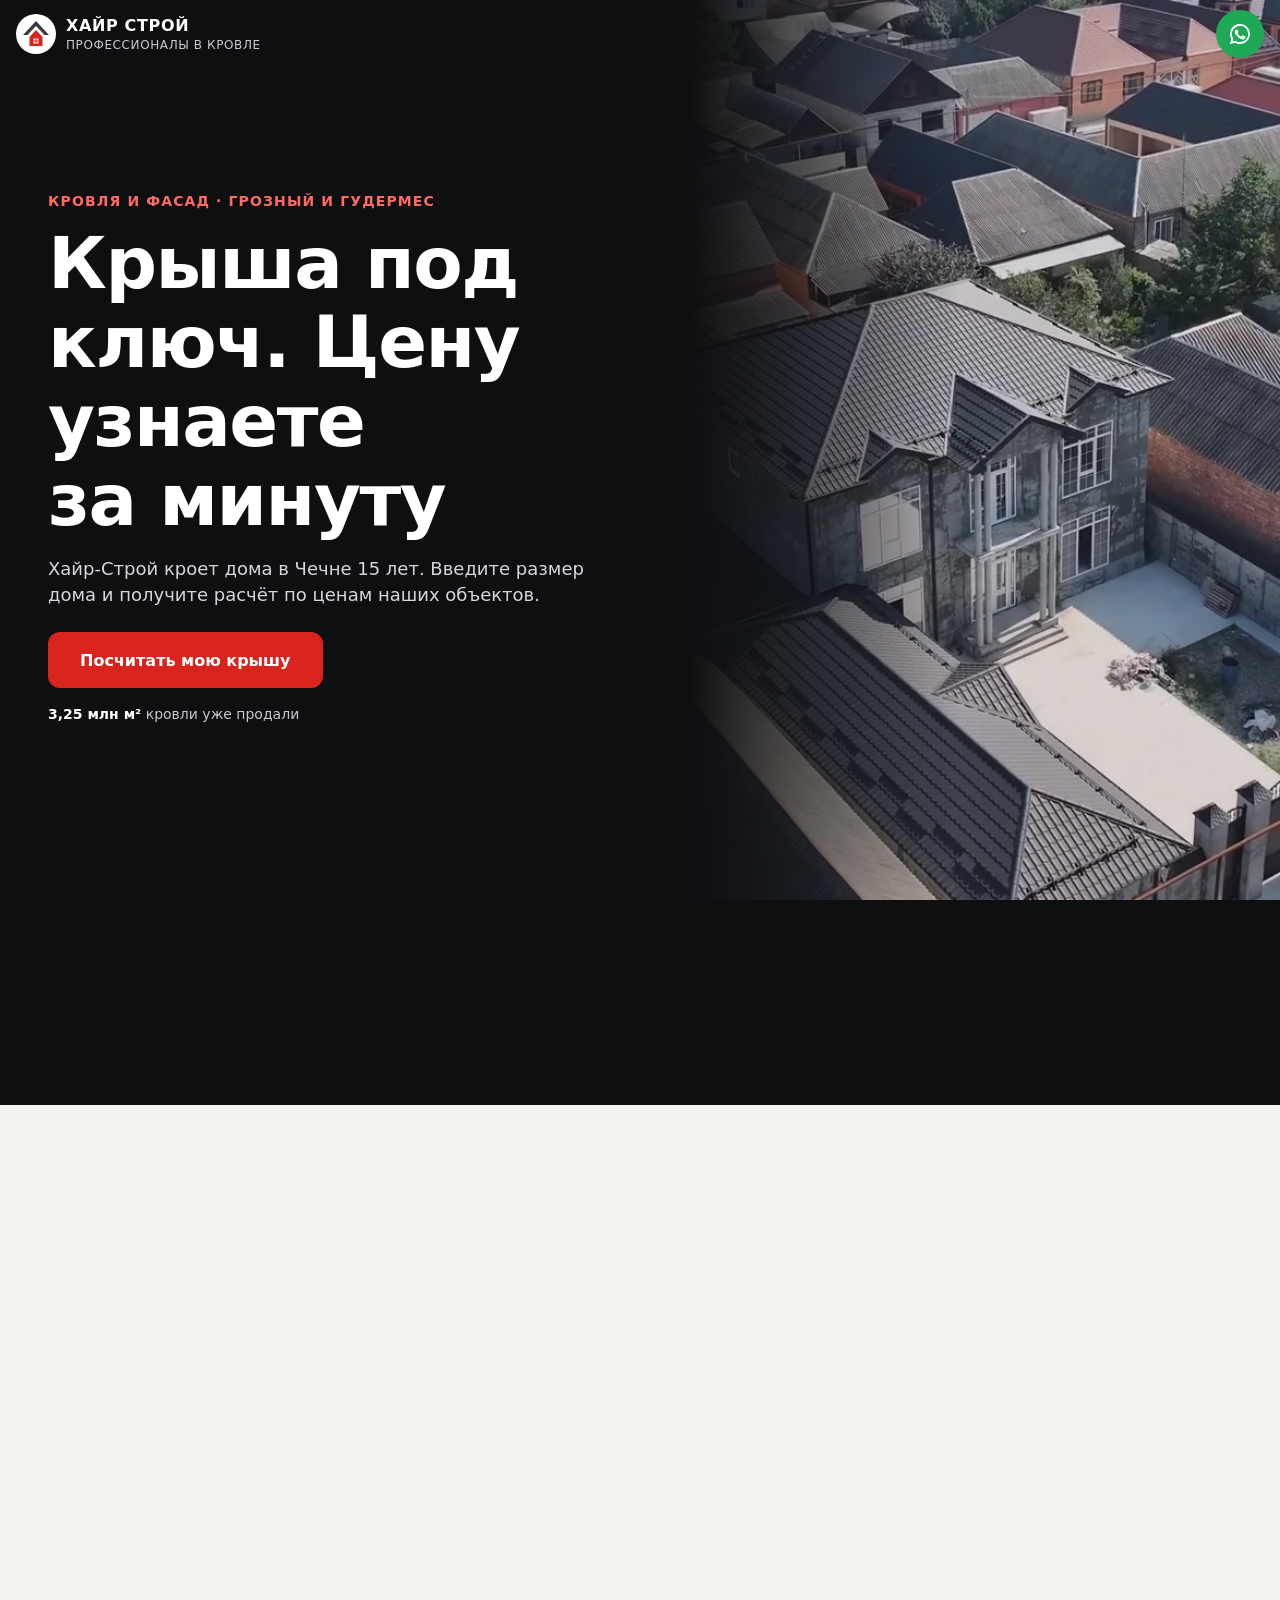
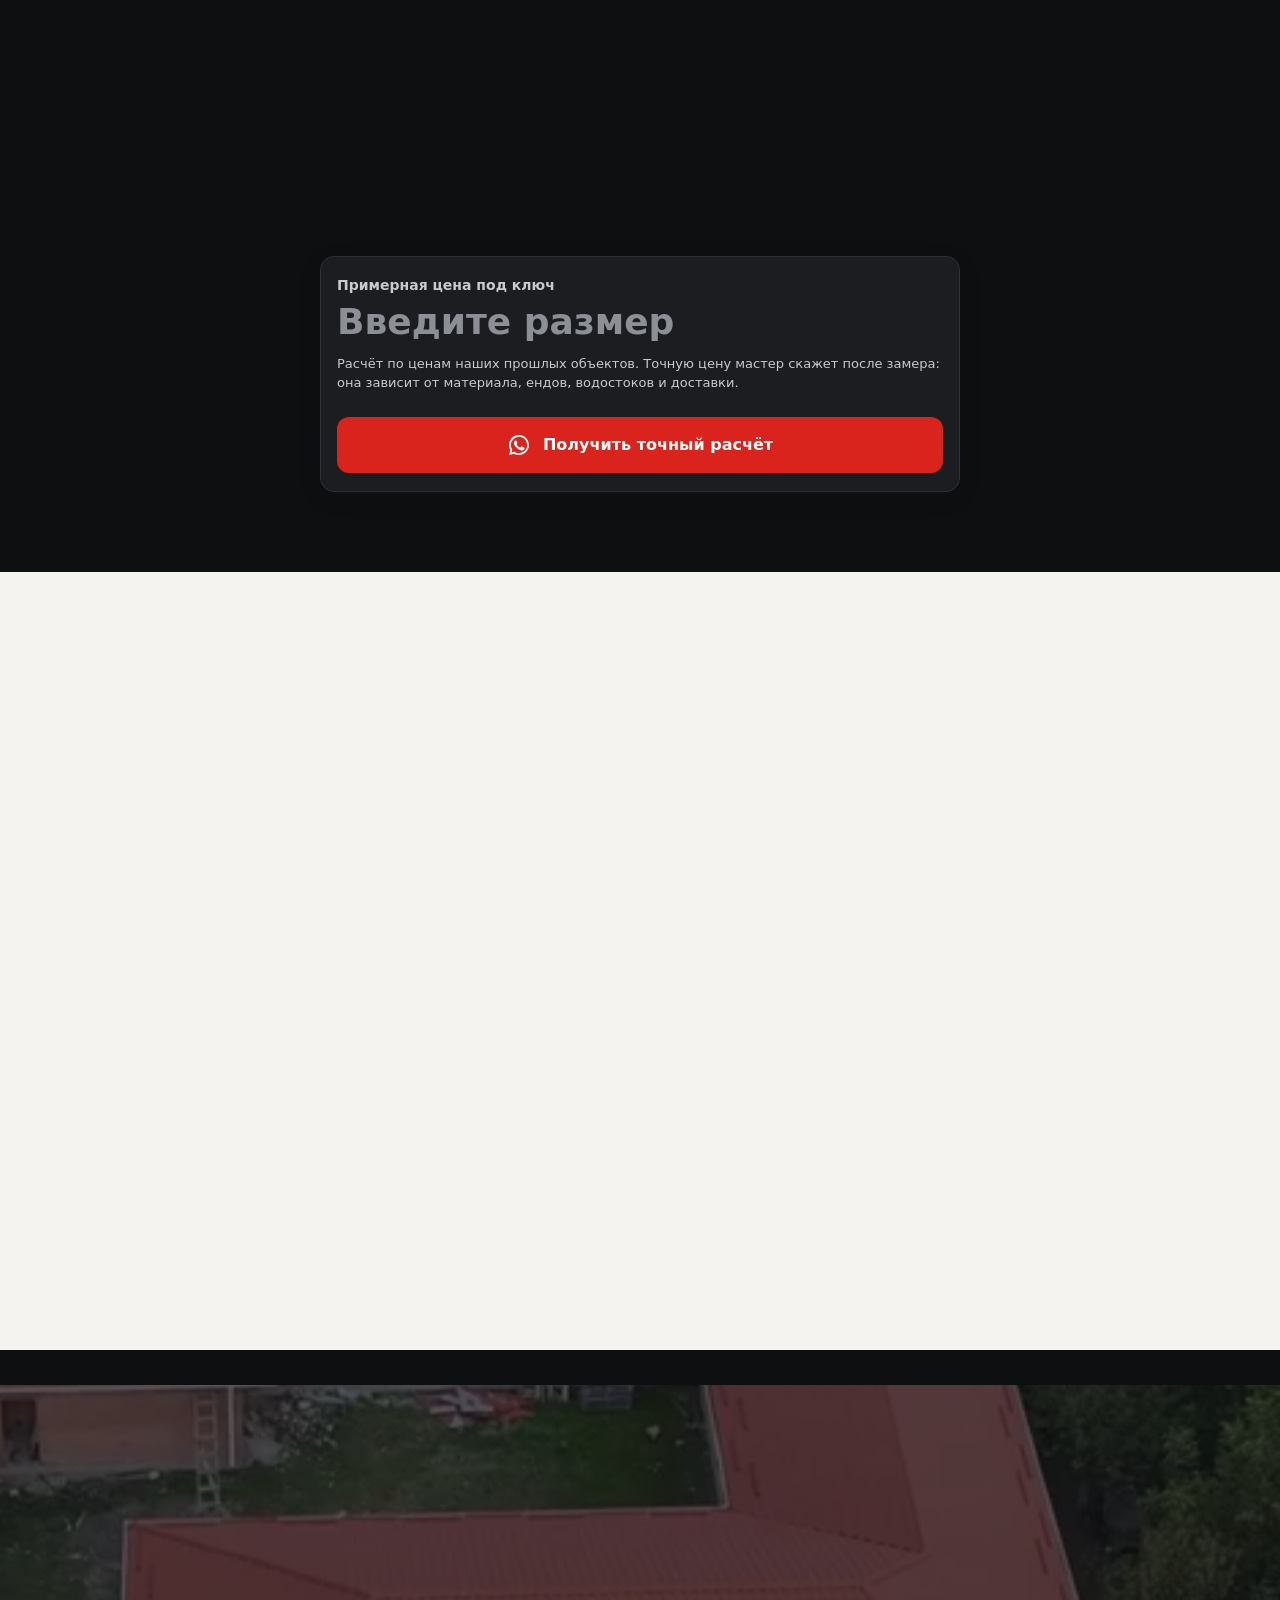
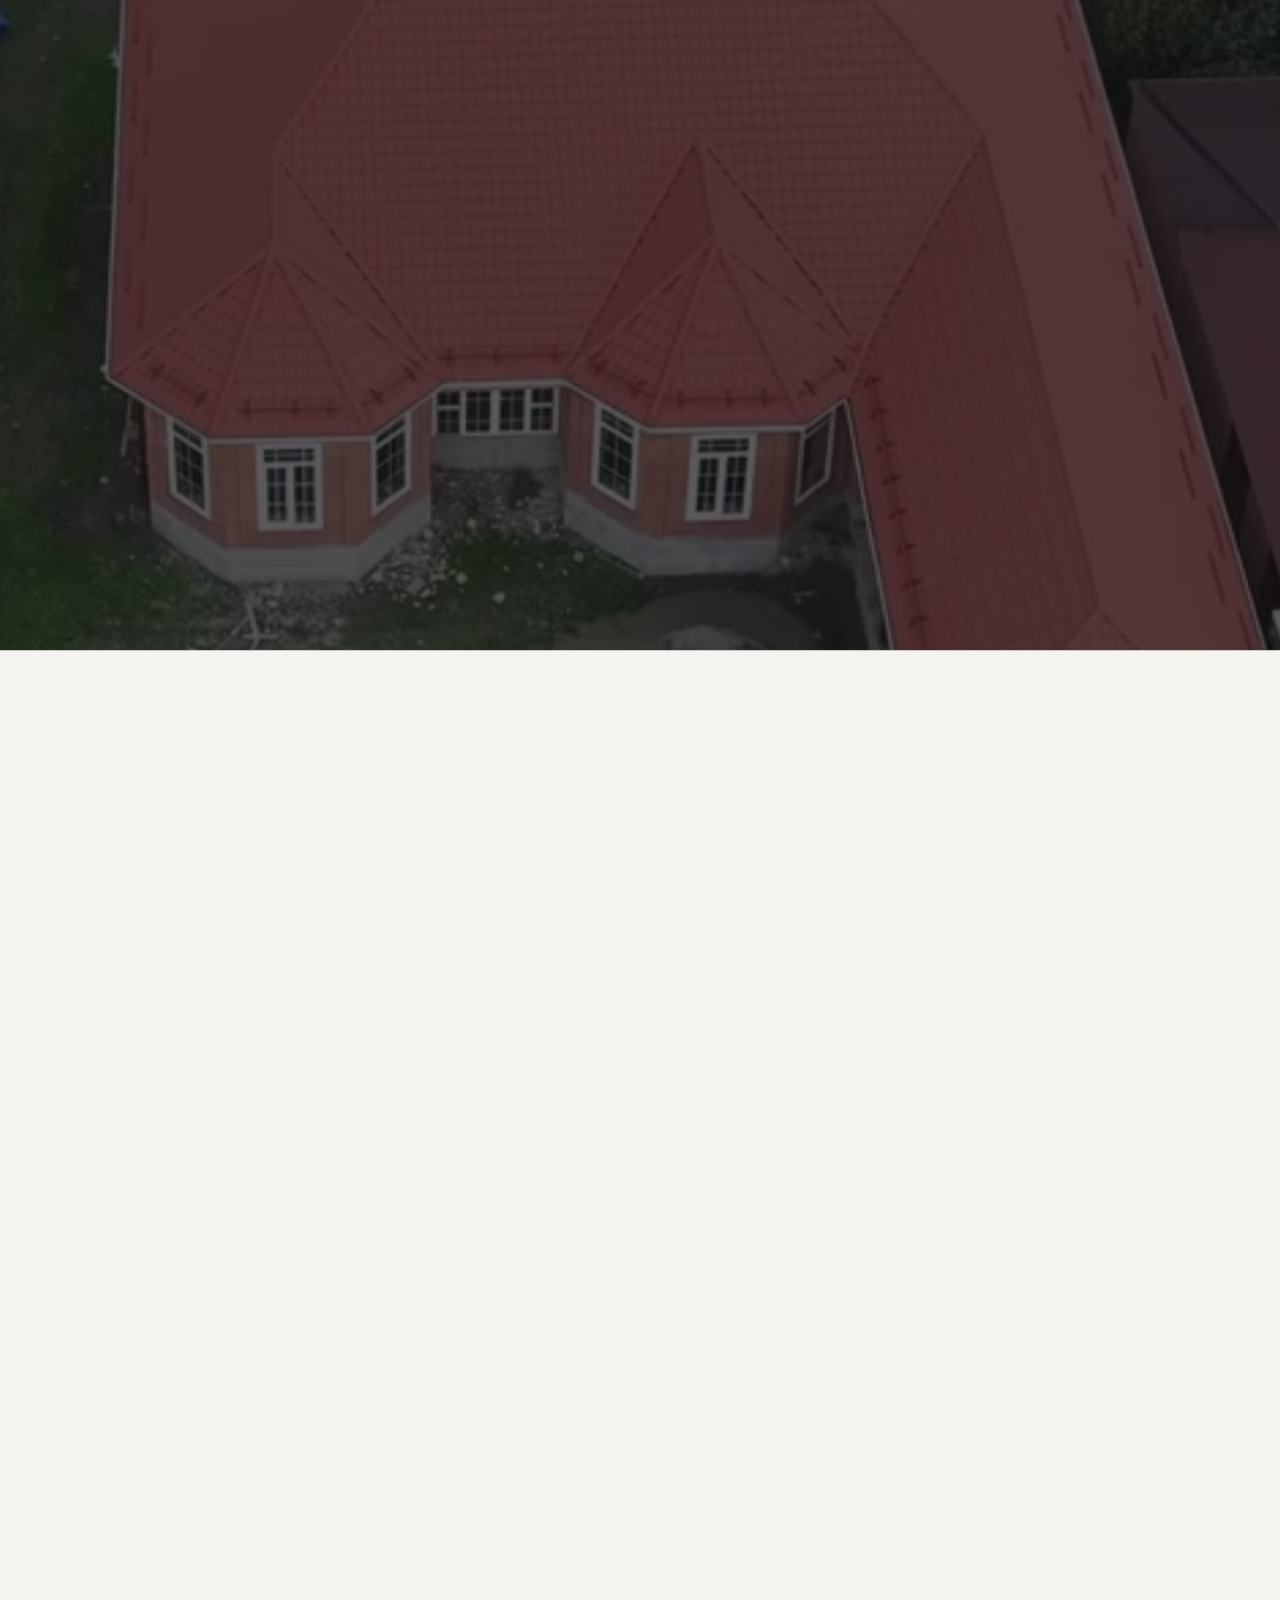
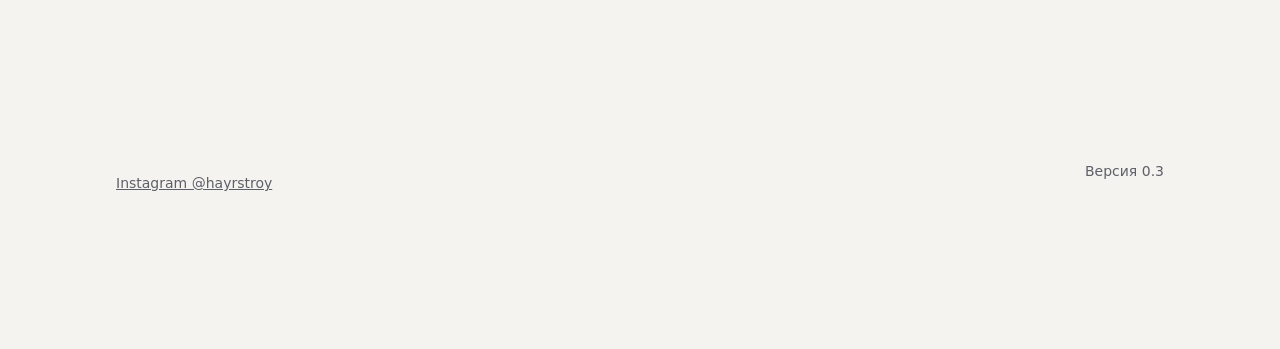
<file: index.html>
<!doctype html>
<html lang="ru">
<head>
<meta charset="utf-8">
<meta name="viewport" content="width=device-width, initial-scale=1, viewport-fit=cover">
<meta name="robots" content="noindex, nofollow">
<title>Крыша под ключ в Чечне · Хайр-Строй</title>
<meta name="description" content="Кровля под ключ от Хайр-Строй. Посчитайте цену крыши за минуту по ценам наших объектов. Грозный и Гудермес.">
<meta property="og:title" content="Крыша под ключ. Цену узнаете за минуту">
<meta property="og:description" content="Хайр-Строй: кровля и фасад, 15 лет на рынке. Расчёт крыши онлайн.">
<meta property="og:image" content="https://xasi88.github.io/hayr-stroy/img/hero.webp">
<meta property="og:type" content="website">
<meta property="og:locale" content="ru_RU">
<meta name="theme-color" content="#16171a">
<link rel="icon" href="img/znak.svg" type="image/svg+xml">
<link rel="preload" as="image" href="img/hero.webp" fetchpriority="high">
<link rel="stylesheet" href="css/tokens.css?v=0.3">
<link rel="stylesheet" href="css/style.css?v=0.3">
<link rel="stylesheet" href="css/landing.css?v=0.3">
<script type="module" src="js/app.js?v=0.3"></script>
<script type="module" src="js/motion.js?v=0.3"></script>
</head>
<body>
<a class="k-soderzhaniyu" href="#raschet">К расчёту крыши</a>
<header class="shapka" id="shapka">
  <a class="logo" href="#top" aria-label="Хайр-Строй, наверх">
    <img src="img/znak.svg" alt="" width="40" height="40">
    <span><b>ХАЙР СТРОЙ</b><small>профессионалы в кровле</small></span>
  </a>
  <a class="wa-mini" href="https://wa.me/79679550202" target="_blank" rel="noopener" aria-label="Написать в WhatsApp">
    <svg viewBox="0 0 24 24" aria-hidden="true"><use href="#ikon-wa"/></svg>
  </a>
</header>

<main id="top">
  <section class="geroj" id="geroj">
    <div class="geroj-media" data-geroj-media>
      <video data-auto src="video/hero.mp4" poster="img/hero.webp" autoplay muted loop playsinline preload="auto" aria-hidden="true"></video>
    </div>
    <div class="geroj-tekst" data-geroj-tekst>
      <p class="nadzag">Кровля и фасад · Грозный и Гудермес</p>
      <h1>Крыша под ключ. Цену узнаете за&nbsp;минуту</h1>
      <p class="podzag">Хайр-Строй кроет дома в Чечне 15 лет. Введите размер дома и получите расчёт по ценам наших объектов.</p>
      <a class="knopka-glavnaya" href="#raschet">Посчитать мою крышу</a>
      <p class="dokaz"><b>3,25 млн м²</b> кровли уже продали</p>
    </div>
  </section>

  <section class="cifry" aria-label="Хайр-Строй в цифрах">
    <div class="ryad">
      <p data-r><b data-schet="15">15</b><span>лет на рынке</span></p>
      <p data-r><b data-schet="3.25" data-drob="2">3,25</b><span>млн м² кровли продали</span></p>
      <p data-r><b data-schet="2">2</b><span>магазина: Грозный и Гудермес</span></p>
    </div>
  </section>

  <section class="blok pochemu">
    <div class="pochemu-tekst">
      <p class="nadzag" data-r>Честная цена</p>
      <h2 data-r>Дешёвая черепица часто выходит дороже</h2>
      <p data-r>Цена ниже рынка на 30-50 ₽ за м² ещё не выгода. Часто разницу прячут в комплектующих: коньки, ендовы, планки, саморезы. В смете всё равно выходит больше.</p>
      <p data-r>Мы считаем крышу целиком: материал, комплектующие и работу. Элементы делаем на своём оборудовании, от листа металла до готового изделия.</p>
    </div>
    <figure class="pochemu-video" data-r>
      <video data-auto src="video/ceh.mp4" data-poster="img/ceh.webp" muted loop playsinline preload="none" aria-label="Изготовление элементов кровли"></video>
    </figure>
  </section>

  <section class="blok vygody" aria-labelledby="hvyg">
    <h2 id="hvyg" data-r>Что вы получаете</h2>
    <ul class="kartochki">
      <li data-r><b>Цена сразу</b>Расчёт на этой странице за минуту. Не нужно ждать ответа в директе.</li>
      <li data-r><b>Видео каждого этапа</b>Дом под контролем, даже если вы далеко. Крыша под ключ от начала до конца.</li>
      <li data-r><b>Материал вживую</b>Приходите в магазин в Грозном или Гудермесе и посмотрите покрытие своими глазами.</li>
      <li data-r><b>Рассрочка</b>Можно платить частями. Условия скажет менеджер.</li>
    </ul>
  </section>

  <section class="raschet" id="raschet" aria-labelledby="hras">
    <div class="raschet-vnutri">
      <p class="nadzag" data-r>Расчёт онлайн</p>
      <h2 id="hras" class="bolshoj" data-r>Сколько стоит крыша на&nbsp;ваш дом?</h2>
      <p class="podzag" data-r>Цена под ключ: материал и работа.</p>

      <div class="shag" data-r>
        <h3><i>1</i> Размер</h3>
        <div class="vybor" role="group" aria-label="Что вы знаете">
          <button type="button" class="knopka-vybor" data-rezhim="dom" aria-pressed="true">Размер дома</button>
          <button type="button" class="knopka-vybor" data-rezhim="krysha" aria-pressed="false">Площадь крыши</button>
        </div>
        <div id="poDomu">
          <div class="polya">
            <label>Длина, м<input id="dlina" inputmode="decimal" autocomplete="off" placeholder="12"></label>
            <label>Ширина, м<input id="shirina" inputmode="decimal" autocomplete="off" placeholder="10"></label>
          </div>
          <p class="metka">Форма крыши</p>
          <div class="vybor tri" id="formy" role="group" aria-label="Форма крыши"></div>
        </div>
        <div id="poKryshe" hidden>
          <label>Площадь крыши, м²<input id="ploshchad" inputmode="decimal" autocomplete="off" placeholder="200"></label>
        </div>
        <p class="podskazka" id="itogM2">Введите размеры: площадь крыши посчитается сама.</p>
      </div>

      <div class="shag" data-r>
        <h3><i>2</i> Уровень</h3>
        <div class="urovni" id="urovni" role="group" aria-label="Уровень кровли"></div>
      </div>

      <div class="shag" data-r>
        <h3><i>3</i> Где дом</h3>
        <label>Село или город<input id="mesto" autocomplete="address-level2" placeholder="Например, Гудермес"></label>
      </div>

      <div class="itog" id="itog" aria-live="polite">
        <p class="metka">Примерная цена под ключ</p>
        <p class="summa" id="summa">Введите размер</p>
        <p class="podskazka" id="rassrochka"></p>
        <p class="melko">Расчёт по ценам наших прошлых объектов. Точную цену мастер скажет после замера: она зависит от материала, ендов, водостоков и доставки.</p>
        <a class="knopka-glavnaya wa" id="waItog" href="https://wa.me/79679550202" target="_blank" rel="noopener">
          <svg viewBox="0 0 24 24" aria-hidden="true"><use href="#ikon-wa"/></svg><span>Получить точный расчёт</span>
        </a>
      </div>
    </div>
  </section>

  <section class="blok obekty" aria-labelledby="hob">
    <p class="nadzag" data-r>Наши объекты</p>
    <h2 id="hob" data-r>Реальные крыши и их цена</h2>
    <div class="lenta">
      <figure data-r><div class="ramka"><video data-auto src="video/v-435.mp4" data-poster="img/v-435.webp" muted loop playsinline preload="none" aria-label="Крыша 435 м² с дрона"></video></div><figcaption><b>435 м²</b>525&nbsp;000&nbsp;₽<span>≈ 1&nbsp;200&nbsp;₽ за м², сложная геометрия</span></figcaption></figure>
      <figure data-r><div class="ramka"><img src="img/obekt-634.webp" alt="Крыша 634 м² сверху" loading="lazy" width="353" height="460"></div><figcaption><b>634 м²</b>896&nbsp;000&nbsp;₽<span>≈ 1&nbsp;410&nbsp;₽ за м²</span></figcaption></figure>
      <figure data-r><div class="ramka"><video data-auto src="video/v-547.mp4" data-poster="img/v-547.webp" muted loop playsinline preload="none" aria-label="Крыша 547 м² с дрона"></video></div><figcaption><b>547 м²</b>850&nbsp;000&nbsp;₽<span>≈ 1&nbsp;550&nbsp;₽ за м², под ключ</span></figcaption></figure>
      <figure data-r><div class="ramka"><video data-auto src="video/v-1212.mp4" data-poster="img/v-1212.webp" muted loop playsinline preload="none" aria-label="Крыша 1212 м² с дрона"></video></div><figcaption><b>1212 м²</b>2&nbsp;305&nbsp;400&nbsp;₽<span>≈ 1&nbsp;900&nbsp;₽ за м², гарантия 25 лет на цвет</span></figcaption></figure>
    </div>
  </section>

  <section class="kak" aria-labelledby="hkak">
    <div class="kak-media" data-par>
      <video data-auto src="video/krysha.mp4" data-poster="img/krysha.webp" muted loop playsinline preload="none" aria-hidden="true"></video>
    </div>
    <div class="kak-tekst">
      <h2 id="hkak" data-r>Как мы работаем</h2>
      <ol>
        <li data-r><b>Расчёт</b>Вы считаете крышу здесь и отправляете заявку в WhatsApp.</li>
        <li data-r><b>Замер и смета</b>Мастер уточняет размеры и даёт точную цену.</li>
        <li data-r><b>Монтаж с видеоотчётом</b>Кроем под ключ и присылаем видео каждого этапа.</li>
      </ol>
    </div>
  </section>

  <section class="blok voprosy" aria-labelledby="hvop">
    <h2 id="hvop" data-r>Вопросы и ответы</h2>
    <details data-r><summary>Сколько стоит крыша?</summary><p>Зависит от площади и материала. На наших объектах выходило от 1&nbsp;200 до 1&nbsp;900&nbsp;₽ за м² под ключ. Посчитайте свою крышу выше.</p></details>
    <details data-r><summary>Почему расчёт примерный?</summary><p>Точную цену меняют ендовы, примыкания, водостоки и доставка. Их мастер видит на замере.</p></details>
    <details data-r><summary>Есть рассрочка?</summary><p>Да. Условия скажет менеджер в WhatsApp.</p></details>
    <details data-r><summary>Доставляете материал?</summary><p>Да. Цену и срок доставки до вашего дома скажет менеджер.</p></details>
    <details data-r><summary>Какая гарантия?</summary><p>Зависит от покрытия. Например, на премиальное покрытие гарантия 25 лет, в том числе на цвет. Срок для вашего материала скажет менеджер.</p></details>
    <details data-r><summary>Я живу далеко. Как следить за стройкой?</summary><p>Мы присылаем видео каждого этапа, от начала до готовой крыши.</p></details>
    <details data-r><summary>Где посмотреть материал?</summary><p>В наших магазинах: Грозный, ул. Гайрбекова, 144 и Гудермес, ул. Ростовская, 146.</p></details>
    <details data-r><summary>Как получить точную смету?</summary><p>Пришлите в WhatsApp проект, размеры или фото дома. Мы сделаем расчёт.</p></details>
  </section>

  <section class="final" aria-labelledby="hfin">
    <h2 id="hfin" class="bolshoj" data-r>Узнайте цену своей крыши сегодня</h2>
    <a class="knopka-glavnaya" href="#raschet" data-r>Посчитать мою крышу</a>
    <ul class="adresa">
      <li data-r><b>Грозный</b>ул. Гайрбекова, 144</li>
      <li data-r><b>Гудермес</b>ул. Ростовская, 146</li>
    </ul>
  </section>
</main>

<footer class="podval">
  <a href="https://www.instagram.com/hayrstroy/" target="_blank" rel="noopener">Instagram @hayrstroy</a>
  <span id="versiya"></span>
</footer>

<div class="niz" id="niz">
  <a class="glavnaya" id="waGlavnaya" href="https://wa.me/79679550202" target="_blank" rel="noopener">
    <svg viewBox="0 0 24 24" aria-hidden="true"><use href="#ikon-wa"/></svg>
    <span id="waTekst">Получить точный расчёт</span>
  </a>
</div>

<svg width="0" height="0" style="position:absolute" aria-hidden="true">
  <symbol id="ikon-wa" viewBox="0 0 24 24"><path fill="currentColor" d="M12 2a10 10 0 0 0-8.6 15.1L2 22l5-1.3A10 10 0 1 0 12 2Zm0 18.2a8.2 8.2 0 0 1-4.2-1.2l-.3-.2-3 .8.8-2.9-.2-.3A8.2 8.2 0 1 1 12 20.2Zm4.5-6.1c-.2-.1-1.5-.7-1.7-.8-.2-.1-.4-.1-.6.1l-.8 1c-.1.2-.3.2-.5.1a6.7 6.7 0 0 1-3.3-2.9c-.3-.4.2-.4.7-1.4.1-.2 0-.3 0-.4l-.8-1.8c-.2-.5-.4-.4-.6-.4h-.5a1 1 0 0 0-.7.3 3 3 0 0 0-.9 2.2 5.2 5.2 0 0 0 1.1 2.7 11.8 11.8 0 0 0 4.5 4c1.7.7 2.3.8 3.2.6a2.7 2.7 0 0 0 1.8-1.3 2.2 2.2 0 0 0 .2-1.3c-.1-.1-.3-.2-.5-.3Z"/></symbol>
</svg>
</body>
</html>
</file>
<file: css/tokens.css>
/* Все цвета, шрифты и размеры. Брендбук: docs/Брендбук Хайр-Строй.md */
:root {
  --krasnyj: #d9231d;        /* красный с логотипа: главное действие */
  --krasnyj-temnee: #b51b16;
  --grafit: #1c1d21;         /* тёмный с логотипа: текст и шапка */
  --seryj: #5d6068;
  --liniya: #dedbd6;
  --fon: #f5f3f0;
  --belyj: #ffffff;
  --chernyj: #0e0f11;        /* фон видео-разделов */
  --krivaya: cubic-bezier(0.22, 1, 0.36, 1);
  --wa: #1fa855;            /* только знак WhatsApp */

  --shrift: system-ui, -apple-system, "Segoe UI", Roboto, Arial, sans-serif;
  --r-tekst: 1rem;
  --r-melko: 0.875rem;
  --r-h1: clamp(1.75rem, 7vw, 2.5rem);
  --r-h2: 1.25rem;
  --r-summa: clamp(1.6rem, 7.5vw, 2.25rem);

  --otstup: 16px;
  --radius: 14px;
  --palec: 48px;             /* кнопки и поля не ниже 44 точек */
  --shirina: 560px;
  --ten: 0 6px 24px rgb(28 29 33 / 0.08);
}
</file>
<file: css/style.css>
* { box-sizing: border-box; margin: 0; }
html { -webkit-text-size-adjust: 100%; }
body {
  font: var(--r-tekst)/1.45 var(--shrift);
  color: var(--grafit);
  background: var(--fon);
}
main { max-width: var(--shirina); margin: 0 auto; padding: 0 var(--otstup); }
img { display: block; max-width: 100%; height: auto; }
button, input { font: inherit; color: inherit; }
svg { width: 24px; height: 24px; flex: none; }

.shapka {
  display: flex; align-items: center; justify-content: space-between; gap: 12px;
  padding: 10px var(--otstup); background: var(--grafit); color: var(--belyj);
}
.logo { display: flex; align-items: center; gap: 10px; color: inherit; text-decoration: none; min-height: var(--palec); }
.logo img { background: var(--belyj); border-radius: 50%; padding: 4px; }
.logo b { display: block; letter-spacing: 0.04em; color: var(--belyj); }
.logo small { display: block; font-size: 0.75rem; color: #c9cad0; text-transform: uppercase; letter-spacing: 0.05em; }
.wa-mini {
  display: grid; place-items: center; width: var(--palec); height: var(--palec);
  border-radius: 50%; background: var(--wa); color: var(--belyj);
}

h1 { font-size: var(--r-h1); line-height: 1.12; letter-spacing: -0.01em; }

.shag, .itog {
  background: var(--belyj); border-radius: var(--radius); padding: 18px var(--otstup);
  margin-top: 14px; box-shadow: var(--ten);
}
label { display: block; font-size: var(--r-melko); color: var(--seryj); font-weight: 600; }
input {
  display: block; width: 100%; margin-top: 6px; min-height: var(--palec);
  padding: 10px 14px; font-size: 1.125rem; font-weight: 600;
  border: 2px solid var(--liniya); border-radius: 10px; background: var(--belyj);
}
input:focus { outline: none; border-color: var(--grafit); }
.polya { display: grid; grid-template-columns: 1fr 1fr; gap: 12px; }
.metka { font-size: var(--r-melko); color: var(--seryj); font-weight: 600; margin: 14px 0 6px; }
.podskazka { margin-top: 12px; font-size: var(--r-melko); color: var(--seryj); }
.melko { margin-top: 10px; font-size: 0.8125rem; color: var(--seryj); }

.vybor { display: grid; grid-template-columns: 1fr 1fr; gap: 8px; margin-bottom: 14px; }
.vybor.tri { grid-template-columns: repeat(3, minmax(0, 1fr)); margin-bottom: 0; }
.vybor .knopka-vybor { min-width: 0; hyphens: auto; overflow-wrap: anywhere; line-height: 1.2; }
@media (max-width: 360px) { .vybor.tri .knopka-vybor { font-size: 0.8125rem; } }
.knopka-vybor {
  min-height: var(--palec); padding: 8px 6px; border-radius: 10px; cursor: pointer;
  border: 2px solid var(--liniya); background: var(--belyj); font-weight: 600; font-size: 0.9375rem;
}
.knopka-vybor[aria-pressed="true"] { border-color: var(--grafit); background: var(--grafit); color: var(--belyj); }

.urovni { display: grid; gap: 10px; }
.uroven {
  text-align: left; padding: 14px; border-radius: 12px; cursor: pointer;
  border: 2px solid var(--liniya); background: var(--belyj); display: grid; gap: 2px;
}
.uroven b { font-size: 1.0625rem; }
.uroven .cena { font-weight: 700; color: var(--krasnyj); }
.uroven span:last-child { font-size: var(--r-melko); color: var(--seryj); }
.uroven[aria-pressed="true"] { border-color: var(--krasnyj); box-shadow: inset 0 0 0 1px var(--krasnyj); }

.itog { background: var(--grafit); color: var(--belyj); }
.itog .metka, .itog .podskazka, .itog .melko { color: #c9cad0; }
.itog .metka { margin-top: 0; }
.summa { font-size: var(--r-summa); font-weight: 800; line-height: 1.15; margin-top: 4px; }
.itog.gotovo .summa { color: var(--belyj); }
.itog:not(.gotovo) .summa { color: #8d8f97; }

.lenta {
  display: grid; grid-auto-flow: column; grid-auto-columns: 62%; gap: 10px;
  overflow-x: auto; scroll-snap-type: x mandatory; padding-bottom: 6px;
  margin: 0 calc(-1 * var(--otstup)); padding-left: var(--otstup); padding-right: var(--otstup);
}
.lenta figure { scroll-snap-align: start; background: var(--belyj); border-radius: var(--radius); overflow: hidden; box-shadow: var(--ten); }
.lenta img { width: 100%; aspect-ratio: 3 / 4; object-fit: cover; }
.lenta figcaption { padding: 10px 12px 12px; font-weight: 700; }
.lenta figcaption b { display: block; color: var(--krasnyj); }
.lenta figcaption span { display: block; font-weight: 500; font-size: var(--r-melko); color: var(--seryj); }

.adresa { list-style: none; padding: 0; display: grid; gap: 8px; }
.adresa li { background: var(--belyj); border-radius: 12px; padding: 12px 14px; box-shadow: var(--ten); }
.adresa b { display: block; }

.niz {
  position: fixed; left: 0; right: 0; bottom: 0; z-index: 5;
  padding: 10px var(--otstup) calc(10px + env(safe-area-inset-bottom));
  background: rgb(245 243 240 / 0.94); backdrop-filter: blur(8px);
  border-top: 1px solid var(--liniya);
}
.glavnaya {
  display: flex; align-items: center; justify-content: center; gap: 10px;
  max-width: var(--shirina); margin: 0 auto; min-height: 56px; border-radius: 14px;
  background: var(--krasnyj); color: var(--belyj); font-weight: 700; font-size: 1.0625rem;
  text-decoration: none; transition: background 0.15s;
}
.glavnaya:active { background: var(--krasnyj-temnee); }
@media (hover: hover) { .glavnaya:hover { background: var(--krasnyj-temnee); } }
:focus-visible { outline: 3px solid var(--krasnyj); outline-offset: 2px; }
@media (prefers-reduced-motion: reduce) { * { transition: none !important; scroll-behavior: auto !important; } }
@media (min-width: 768px) { .lenta { grid-auto-columns: 40%; } }
</file>
<file: css/landing.css>
/* Лендинг вокруг калькулятора. Цвета и размеры: css/tokens.css */
html { scroll-behavior: smooth; scroll-padding-top: 72px; }
body { background: var(--fon); }
main { max-width: none; padding: 0; }
h1, h2, h3 { text-wrap: balance; }
p, li, summary { text-wrap: pretty; }

.k-soderzhaniyu { position: absolute; left: 8px; top: -60px; z-index: 20; padding: 12px 16px; background: var(--belyj); border-radius: 10px; }
.k-soderzhaniyu:focus { top: 8px; }

.shapka { position: fixed; inset: 0 0 auto; z-index: 10; background: transparent; transition: background 0.3s; }
.shapka.temnaya { background: rgb(22 23 26 / 0.92); }

.nadzag { font-size: 14px; font-weight: 700; letter-spacing: 0.08em; text-transform: uppercase; color: var(--krasnyj); margin-bottom: 12px; }
.podzag { font-size: 18px; color: var(--seryj); margin-top: 16px; max-width: 560px; }

.knopka-glavnaya {
  display: inline-flex; align-items: center; justify-content: center; gap: 12px;
  min-height: 56px; padding: 0 32px; margin-top: 24px; border-radius: 12px;
  background: var(--krasnyj); color: var(--belyj); font-weight: 700; font-size: 16px; text-decoration: none;
  transition: background 0.25s, transform 0.5s var(--krivaya);
}
.knopka-glavnaya:hover { background: var(--krasnyj-temnee); transform: translateY(-2px); }
.knopka-glavnaya:active { transform: scale(0.98); }

/* Первый экран */
.geroj { position: relative; min-height: 100svh; display: grid; align-items: end; overflow: hidden; background: var(--chernyj); color: var(--belyj); }
.geroj-media { position: absolute; inset: 0; will-change: transform; }
.geroj-media video { width: 100%; height: 100%; object-fit: cover; }
.geroj::after { content: ""; position: absolute; inset: 0; background: linear-gradient(to top, rgb(14 15 17 / 0.92) 8%, rgb(14 15 17 / 0.35) 55%, rgb(14 15 17 / 0.5)); }
.geroj-tekst { position: relative; z-index: 1; padding: 96px 16px 48px; max-width: 680px; }
.geroj h1 { font-size: 36px; line-height: 1.1; letter-spacing: -0.02em; font-weight: 800; }
.geroj .podzag { color: #d6d7db; }
.geroj .nadzag { color: #ff6a63; }
.dokaz { margin-top: 16px; font-size: 14px; color: #c9cad0; }
.dokaz b { color: var(--belyj); }

/* Цифры */
.cifry { background: var(--chernyj); color: var(--belyj); padding: 48px 16px; }
.ryad { max-width: 1080px; margin: 0 auto; display: grid; gap: 24px; }
.ryad p { border-top: 2px solid var(--krasnyj); padding-top: 16px; }
.ryad b { display: block; font-size: 48px; line-height: 1; font-weight: 800; font-variant-numeric: tabular-nums; }
.ryad span { display: block; margin-top: 8px; color: #c9cad0; }

/* Общие разделы */
.blok { max-width: 1080px; margin: 0 auto; padding: 80px 16px 0; }
.blok h2, .kak h2 { font-size: 30px; line-height: 1.15; letter-spacing: -0.01em; max-width: 680px; }
.bolshoj { font-size: 36px; line-height: 1.1; letter-spacing: -0.02em; }

.pochemu { display: grid; gap: 32px; align-items: center; }
.pochemu-tekst p:not(.nadzag) { margin-top: 16px; font-size: 18px; color: var(--seryj); }
.pochemu-video, .ramka { border-radius: var(--radius); overflow: hidden; background: var(--grafit); }
.pochemu-video video { width: 100%; aspect-ratio: 4 / 5; object-fit: cover; }

.kartochki { list-style: none; padding: 0; margin-top: 32px; display: grid; gap: 12px; }
.kartochki li { background: var(--belyj); border: 1px solid var(--liniya); border-radius: var(--radius); padding: 24px; color: var(--seryj); }
.kartochki b { display: block; font-size: 20px; color: var(--grafit); margin-bottom: 8px; }
.kartochki b::before { content: ""; display: block; width: 32px; height: 4px; background: var(--krasnyj); border-radius: 2px; margin-bottom: 16px; }

/* Калькулятор внутри лендинга */
.raschet { margin-top: 80px; padding: 80px 16px; background: var(--chernyj); color: var(--belyj); }
.raschet-vnutri { max-width: 640px; margin: 0 auto; }
.raschet .podzag { color: #c9cad0; }
.raschet .shag { color: var(--grafit); }
.shag h3 { font-size: 20px; display: flex; align-items: center; gap: 12px; margin-bottom: 16px; }
.shag h3 i { font-style: normal; display: grid; place-items: center; width: 30px; height: 30px; border-radius: 50%; background: var(--krasnyj); color: var(--belyj); font-size: 14px; }
.raschet .itog { background: var(--grafit); border: 1px solid #2e3036; }
.itog .knopka-glavnaya { width: 100%; }
.itog .knopka-glavnaya svg { width: 24px; height: 24px; }

/* Объекты */
.obekty .lenta { margin-top: 32px; grid-auto-columns: 72%; }
.obekty figure { background: transparent; box-shadow: none; border-radius: 0; }
.ramka video, .ramka img { width: 100%; aspect-ratio: 3 / 4; object-fit: cover; display: block; }
.obekty figcaption { padding: 12px 4px 0; font-size: 18px; }

/* Как работаем */
.kak { position: relative; margin-top: 80px; min-height: 100svh; display: grid; align-items: center; overflow: hidden; color: var(--belyj); background: var(--chernyj); }
.kak-media { position: absolute; inset: 0; }
.kak-media video { width: 100%; height: 100%; object-fit: cover; }
.kak::after { content: ""; position: absolute; inset: 0; background: rgb(14 15 17 / 0.68); }
.kak-tekst { position: relative; z-index: 1; width: 100%; max-width: 1080px; margin: 0 auto; padding: 80px 16px; }
.kak ol { list-style: none; padding: 0; margin-top: 32px; display: grid; gap: 24px; counter-reset: shag; }
.kak li { counter-increment: shag; padding-left: 64px; position: relative; color: #d6d7db; max-width: 520px; }
.kak li::before { content: counter(shag); position: absolute; left: 0; top: 0; width: 44px; height: 44px; border-radius: 50%; display: grid; place-items: center; background: var(--krasnyj); color: var(--belyj); font-weight: 800; }
.kak li b { display: block; font-size: 20px; color: var(--belyj); margin-bottom: 4px; }

/* Вопросы */
.voprosy details { border-bottom: 1px solid var(--liniya); }
.voprosy h2 { margin-bottom: 24px; }
.voprosy summary { min-height: 56px; display: flex; align-items: center; justify-content: space-between; gap: 16px; cursor: pointer; font-weight: 700; font-size: 18px; list-style: none; padding: 12px 0; }
.voprosy summary::-webkit-details-marker { display: none; }
.voprosy summary::after { content: "+"; font-size: 24px; color: var(--krasnyj); transition: transform 0.3s var(--krivaya); }
.voprosy details[open] summary::after { transform: rotate(45deg); }
.voprosy details p { padding: 0 0 16px; color: var(--seryj); max-width: 680px; }

/* Финал */
.final { max-width: 1080px; margin: 0 auto; padding: 80px 16px 48px; }
.final .adresa { margin-top: 40px; }
.podval { display: flex; justify-content: space-between; gap: 16px; flex-wrap: wrap; padding: 24px 16px 120px; max-width: 1080px; margin: 0 auto; font-size: 14px; color: var(--seryj); }
.podval a { color: inherit; min-height: 44px; display: inline-flex; align-items: center; }

/* Нижняя кнопка: только после первого экрана */
.niz { transform: translateY(110%); visibility: hidden; transition: transform 0.5s var(--krivaya), visibility 0s 0.5s; }
.niz.vidna { transform: none; visibility: visible; transition: transform 0.5s var(--krivaya); }
input[aria-invalid] { border-color: var(--krasnyj); }


@media (min-width: 768px) {
  .geroj h1 { font-size: 60px; }
  .geroj-tekst { padding: 96px 48px 80px; }
  .ryad { grid-template-columns: repeat(3, 1fr); }
  .ryad b { font-size: 60px; }
  .blok h2, .kak h2 { font-size: 48px; }
  .bolshoj { font-size: 48px; }
  .pochemu { grid-template-columns: 1.2fr 1fr; gap: 64px; }
  .kartochki { grid-template-columns: repeat(2, 1fr); }
  .obekty .lenta { grid-auto-columns: 40%; }
}
@media (min-width: 1100px) {
  .geroj { grid-template-columns: 1fr 1fr; align-items: center; }
  .geroj-media { inset: 0 0 0 auto; width: 46%; }
  .geroj::after { background: linear-gradient(to right, var(--chernyj) 54%, rgb(14 15 17 / 0.1) 75%); }
  .geroj h1 { font-size: 72px; }
  .kartochki { grid-template-columns: repeat(4, 1fr); }
  .obekty .lenta { grid-auto-flow: row; grid-template-columns: repeat(4, 1fr); overflow: visible; margin: 32px 0 0; padding: 0; }
}
@media (prefers-reduced-motion: reduce) { html { scroll-behavior: auto; } }
</file>
